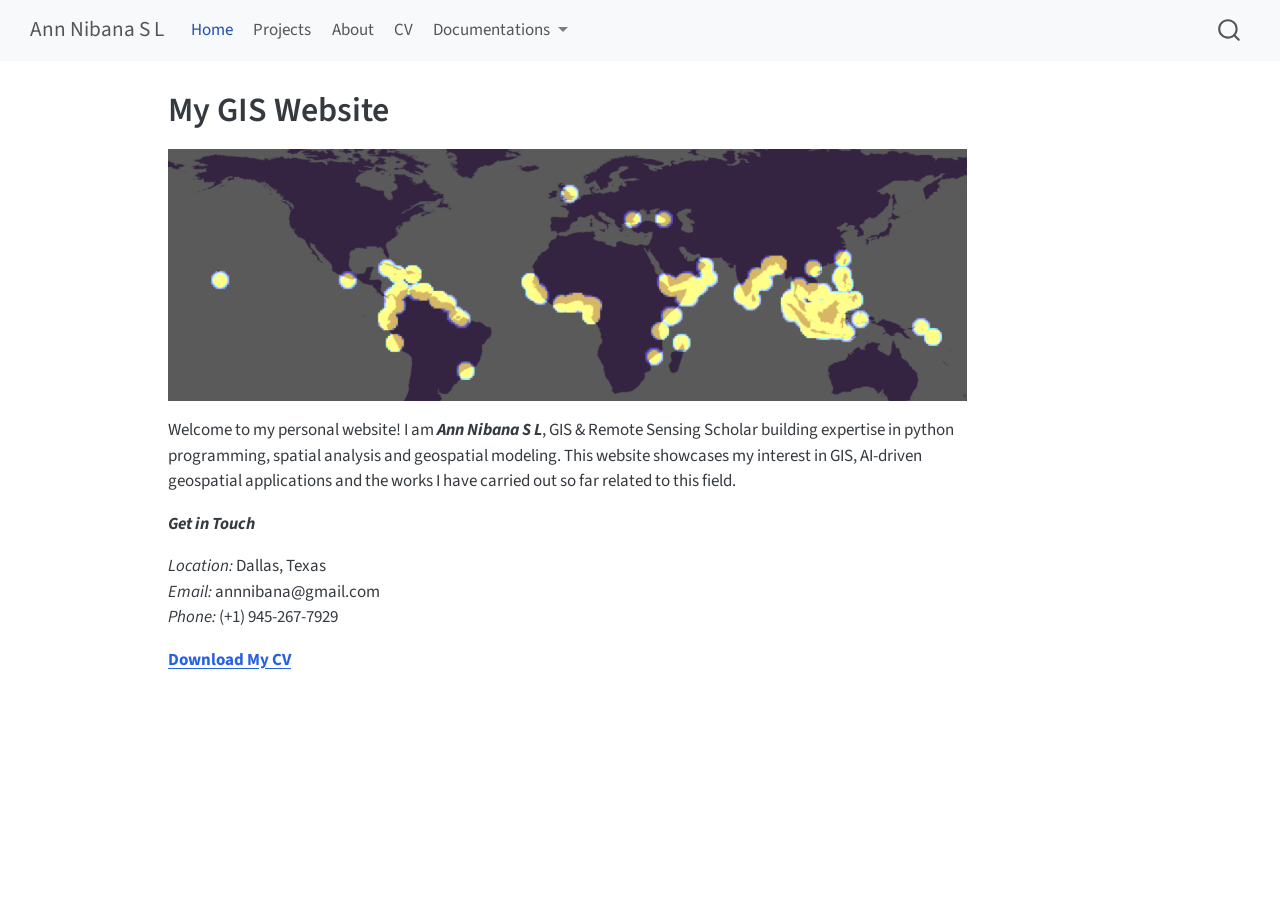
<file: docs/index.html>
<!DOCTYPE html>
<html xmlns="http://www.w3.org/1999/xhtml" lang="en" xml:lang="en"><head>

<meta charset="utf-8">
<meta name="generator" content="quarto-1.6.40">

<meta name="viewport" content="width=device-width, initial-scale=1.0, user-scalable=yes">


<title>My GIS Website – Ann Nibana S L</title>
<style>
code{white-space: pre-wrap;}
span.smallcaps{font-variant: small-caps;}
div.columns{display: flex; gap: min(4vw, 1.5em);}
div.column{flex: auto; overflow-x: auto;}
div.hanging-indent{margin-left: 1.5em; text-indent: -1.5em;}
ul.task-list{list-style: none;}
ul.task-list li input[type="checkbox"] {
  width: 0.8em;
  margin: 0 0.8em 0.2em -1em; /* quarto-specific, see https://github.com/quarto-dev/quarto-cli/issues/4556 */ 
  vertical-align: middle;
}
</style>


<script src="site_libs/quarto-nav/quarto-nav.js"></script>
<script src="site_libs/quarto-nav/headroom.min.js"></script>
<script src="site_libs/clipboard/clipboard.min.js"></script>
<script src="site_libs/quarto-search/autocomplete.umd.js"></script>
<script src="site_libs/quarto-search/fuse.min.js"></script>
<script src="site_libs/quarto-search/quarto-search.js"></script>
<meta name="quarto:offset" content="./">
<script src="site_libs/quarto-html/quarto.js"></script>
<script src="site_libs/quarto-html/popper.min.js"></script>
<script src="site_libs/quarto-html/tippy.umd.min.js"></script>
<script src="site_libs/quarto-html/anchor.min.js"></script>
<link href="site_libs/quarto-html/tippy.css" rel="stylesheet">
<link href="site_libs/quarto-html/quarto-syntax-highlighting-549806ee2085284f45b00abea8c6df48.css" rel="stylesheet" id="quarto-text-highlighting-styles">
<script src="site_libs/bootstrap/bootstrap.min.js"></script>
<link href="site_libs/bootstrap/bootstrap-icons.css" rel="stylesheet">
<link href="site_libs/bootstrap/bootstrap-ddd961a2510921635943dfbbd19534c4.min.css" rel="stylesheet" append-hash="true" id="quarto-bootstrap" data-mode="light">
<script id="quarto-search-options" type="application/json">{
  "location": "navbar",
  "copy-button": false,
  "collapse-after": 3,
  "panel-placement": "end",
  "type": "overlay",
  "limit": 50,
  "keyboard-shortcut": [
    "f",
    "/",
    "s"
  ],
  "show-item-context": false,
  "language": {
    "search-no-results-text": "No results",
    "search-matching-documents-text": "matching documents",
    "search-copy-link-title": "Copy link to search",
    "search-hide-matches-text": "Hide additional matches",
    "search-more-match-text": "more match in this document",
    "search-more-matches-text": "more matches in this document",
    "search-clear-button-title": "Clear",
    "search-text-placeholder": "",
    "search-detached-cancel-button-title": "Cancel",
    "search-submit-button-title": "Submit",
    "search-label": "Search"
  }
}</script>


<link rel="stylesheet" href="styles.css">
</head>

<body class="nav-fixed">

<div id="quarto-search-results"></div>
  <header id="quarto-header" class="headroom fixed-top">
    <nav class="navbar navbar-expand-lg " data-bs-theme="dark">
      <div class="navbar-container container-fluid">
      <div class="navbar-brand-container mx-auto">
    <a class="navbar-brand" href="./index.html">
    <span class="navbar-title">Ann Nibana S L</span>
    </a>
  </div>
            <div id="quarto-search" class="" title="Search"></div>
          <button class="navbar-toggler" type="button" data-bs-toggle="collapse" data-bs-target="#navbarCollapse" aria-controls="navbarCollapse" role="menu" aria-expanded="false" aria-label="Toggle navigation" onclick="if (window.quartoToggleHeadroom) { window.quartoToggleHeadroom(); }">
  <span class="navbar-toggler-icon"></span>
</button>
          <div class="collapse navbar-collapse" id="navbarCollapse">
            <ul class="navbar-nav navbar-nav-scroll me-auto">
  <li class="nav-item">
    <a class="nav-link active" href="./index.html" aria-current="page"> 
<span class="menu-text">Home</span></a>
  </li>  
  <li class="nav-item">
    <a class="nav-link" href="./project.html"> 
<span class="menu-text">Projects</span></a>
  </li>  
  <li class="nav-item">
    <a class="nav-link" href="./about.html"> 
<span class="menu-text">About</span></a>
  </li>  
  <li class="nav-item">
    <a class="nav-link" href="./Ann_resume.pdf"> 
<span class="menu-text">CV</span></a>
  </li>  
  <li class="nav-item dropdown ">
    <a class="nav-link dropdown-toggle" href="#" id="nav-menu-documentations" role="link" data-bs-toggle="dropdown" aria-expanded="false">
 <span class="menu-text">Documentations</span>
    </a>
    <ul class="dropdown-menu" aria-labelledby="nav-menu-documentations">    
        <li>
    <a class="dropdown-item" href="./files/assignments/landslide_code.html">
 <span class="dropdown-text">landslide_code</span></a>
  </li>  
        <li>
    <a class="dropdown-item" href="./files/assignments/landslidmap.html">
 <span class="dropdown-text">Landslide Map</span></a>
  </li>  
        <li>
    <a class="dropdown-item" href="./files/assignments/LanduseNorciappt.pdf">
 <span class="dropdown-text">Landuse_Norcia (PDF)</span></a>
  </li>  
        <li>
    <a class="dropdown-item" href="./files/assignments/HECPPT.pdf">
 <span class="dropdown-text">HECPPT (PDF)</span></a>
  </li>  
        <li>
    <a class="dropdown-item" href="./files/assignments/YOLOPPT.pdf">
 <span class="dropdown-text">YOLOPPT (PDF)</span></a>
  </li>  
        <li>
    <a class="dropdown-item" href="./files/assignments/yoloprojectreport.pdf">
 <span class="dropdown-text">YOLO Report (PDF)</span></a>
  </li>  
        <li>
    <a class="dropdown-item" href="./files/assignments/yolosummary.html">
 <span class="dropdown-text">Yolo Project summary</span></a>
  </li>  
    </ul>
  </li>
</ul>
          </div> <!-- /navcollapse -->
            <div class="quarto-navbar-tools">
</div>
      </div> <!-- /container-fluid -->
    </nav>
</header>
<!-- content -->
<div id="quarto-content" class="quarto-container page-columns page-rows-contents page-layout-article page-navbar">
<!-- sidebar -->
<!-- margin-sidebar -->
    <div id="quarto-margin-sidebar" class="sidebar margin-sidebar zindex-bottom">
        
    </div>
<!-- main -->
<main class="content" id="quarto-document-content">

<header id="title-block-header" class="quarto-title-block default">
<div class="quarto-title">
<h1 class="title">My GIS Website</h1>
</div>



<div class="quarto-title-meta">

    
  
    
  </div>
  


</header>


<p><img src="profilepic2.png" class="img-fluid"></p>
<p>Welcome to my personal website! I am <strong><em>Ann Nibana S L</em></strong>, GIS &amp; Remote Sensing Scholar building expertise in python programming, spatial analysis and geospatial modeling. This website showcases my interest in GIS, AI-driven geospatial applications and the works I have carried out so far related to this field.</p>
<p><strong><em>Get in Touch</em></strong></p>
<p><em>Location:</em> Dallas, Texas<br>
<em>Email:</em> annnibana@gmail.com<br>
<em>Phone:</em> (+1) 945-267-7929</p>
<p><a href="Ann_resume.pdf"><strong>Download My CV</strong></a></p>



</main> <!-- /main -->
<script id="quarto-html-after-body" type="application/javascript">
window.document.addEventListener("DOMContentLoaded", function (event) {
  const toggleBodyColorMode = (bsSheetEl) => {
    const mode = bsSheetEl.getAttribute("data-mode");
    const bodyEl = window.document.querySelector("body");
    if (mode === "dark") {
      bodyEl.classList.add("quarto-dark");
      bodyEl.classList.remove("quarto-light");
    } else {
      bodyEl.classList.add("quarto-light");
      bodyEl.classList.remove("quarto-dark");
    }
  }
  const toggleBodyColorPrimary = () => {
    const bsSheetEl = window.document.querySelector("link#quarto-bootstrap");
    if (bsSheetEl) {
      toggleBodyColorMode(bsSheetEl);
    }
  }
  toggleBodyColorPrimary();  
  const icon = "";
  const anchorJS = new window.AnchorJS();
  anchorJS.options = {
    placement: 'right',
    icon: icon
  };
  anchorJS.add('.anchored');
  const isCodeAnnotation = (el) => {
    for (const clz of el.classList) {
      if (clz.startsWith('code-annotation-')) {                     
        return true;
      }
    }
    return false;
  }
  const onCopySuccess = function(e) {
    // button target
    const button = e.trigger;
    // don't keep focus
    button.blur();
    // flash "checked"
    button.classList.add('code-copy-button-checked');
    var currentTitle = button.getAttribute("title");
    button.setAttribute("title", "Copied!");
    let tooltip;
    if (window.bootstrap) {
      button.setAttribute("data-bs-toggle", "tooltip");
      button.setAttribute("data-bs-placement", "left");
      button.setAttribute("data-bs-title", "Copied!");
      tooltip = new bootstrap.Tooltip(button, 
        { trigger: "manual", 
          customClass: "code-copy-button-tooltip",
          offset: [0, -8]});
      tooltip.show();    
    }
    setTimeout(function() {
      if (tooltip) {
        tooltip.hide();
        button.removeAttribute("data-bs-title");
        button.removeAttribute("data-bs-toggle");
        button.removeAttribute("data-bs-placement");
      }
      button.setAttribute("title", currentTitle);
      button.classList.remove('code-copy-button-checked');
    }, 1000);
    // clear code selection
    e.clearSelection();
  }
  const getTextToCopy = function(trigger) {
      const codeEl = trigger.previousElementSibling.cloneNode(true);
      for (const childEl of codeEl.children) {
        if (isCodeAnnotation(childEl)) {
          childEl.remove();
        }
      }
      return codeEl.innerText;
  }
  const clipboard = new window.ClipboardJS('.code-copy-button:not([data-in-quarto-modal])', {
    text: getTextToCopy
  });
  clipboard.on('success', onCopySuccess);
  if (window.document.getElementById('quarto-embedded-source-code-modal')) {
    const clipboardModal = new window.ClipboardJS('.code-copy-button[data-in-quarto-modal]', {
      text: getTextToCopy,
      container: window.document.getElementById('quarto-embedded-source-code-modal')
    });
    clipboardModal.on('success', onCopySuccess);
  }
    var localhostRegex = new RegExp(/^(?:http|https):\/\/localhost\:?[0-9]*\//);
    var mailtoRegex = new RegExp(/^mailto:/);
      var filterRegex = new RegExp('/' + window.location.host + '/');
    var isInternal = (href) => {
        return filterRegex.test(href) || localhostRegex.test(href) || mailtoRegex.test(href);
    }
    // Inspect non-navigation links and adorn them if external
 	var links = window.document.querySelectorAll('a[href]:not(.nav-link):not(.navbar-brand):not(.toc-action):not(.sidebar-link):not(.sidebar-item-toggle):not(.pagination-link):not(.no-external):not([aria-hidden]):not(.dropdown-item):not(.quarto-navigation-tool):not(.about-link)');
    for (var i=0; i<links.length; i++) {
      const link = links[i];
      if (!isInternal(link.href)) {
        // undo the damage that might have been done by quarto-nav.js in the case of
        // links that we want to consider external
        if (link.dataset.originalHref !== undefined) {
          link.href = link.dataset.originalHref;
        }
      }
    }
  function tippyHover(el, contentFn, onTriggerFn, onUntriggerFn) {
    const config = {
      allowHTML: true,
      maxWidth: 500,
      delay: 100,
      arrow: false,
      appendTo: function(el) {
          return el.parentElement;
      },
      interactive: true,
      interactiveBorder: 10,
      theme: 'quarto',
      placement: 'bottom-start',
    };
    if (contentFn) {
      config.content = contentFn;
    }
    if (onTriggerFn) {
      config.onTrigger = onTriggerFn;
    }
    if (onUntriggerFn) {
      config.onUntrigger = onUntriggerFn;
    }
    window.tippy(el, config); 
  }
  const noterefs = window.document.querySelectorAll('a[role="doc-noteref"]');
  for (var i=0; i<noterefs.length; i++) {
    const ref = noterefs[i];
    tippyHover(ref, function() {
      // use id or data attribute instead here
      let href = ref.getAttribute('data-footnote-href') || ref.getAttribute('href');
      try { href = new URL(href).hash; } catch {}
      const id = href.replace(/^#\/?/, "");
      const note = window.document.getElementById(id);
      if (note) {
        return note.innerHTML;
      } else {
        return "";
      }
    });
  }
  const xrefs = window.document.querySelectorAll('a.quarto-xref');
  const processXRef = (id, note) => {
    // Strip column container classes
    const stripColumnClz = (el) => {
      el.classList.remove("page-full", "page-columns");
      if (el.children) {
        for (const child of el.children) {
          stripColumnClz(child);
        }
      }
    }
    stripColumnClz(note)
    if (id === null || id.startsWith('sec-')) {
      // Special case sections, only their first couple elements
      const container = document.createElement("div");
      if (note.children && note.children.length > 2) {
        container.appendChild(note.children[0].cloneNode(true));
        for (let i = 1; i < note.children.length; i++) {
          const child = note.children[i];
          if (child.tagName === "P" && child.innerText === "") {
            continue;
          } else {
            container.appendChild(child.cloneNode(true));
            break;
          }
        }
        if (window.Quarto?.typesetMath) {
          window.Quarto.typesetMath(container);
        }
        return container.innerHTML
      } else {
        if (window.Quarto?.typesetMath) {
          window.Quarto.typesetMath(note);
        }
        return note.innerHTML;
      }
    } else {
      // Remove any anchor links if they are present
      const anchorLink = note.querySelector('a.anchorjs-link');
      if (anchorLink) {
        anchorLink.remove();
      }
      if (window.Quarto?.typesetMath) {
        window.Quarto.typesetMath(note);
      }
      if (note.classList.contains("callout")) {
        return note.outerHTML;
      } else {
        return note.innerHTML;
      }
    }
  }
  for (var i=0; i<xrefs.length; i++) {
    const xref = xrefs[i];
    tippyHover(xref, undefined, function(instance) {
      instance.disable();
      let url = xref.getAttribute('href');
      let hash = undefined; 
      if (url.startsWith('#')) {
        hash = url;
      } else {
        try { hash = new URL(url).hash; } catch {}
      }
      if (hash) {
        const id = hash.replace(/^#\/?/, "");
        const note = window.document.getElementById(id);
        if (note !== null) {
          try {
            const html = processXRef(id, note.cloneNode(true));
            instance.setContent(html);
          } finally {
            instance.enable();
            instance.show();
          }
        } else {
          // See if we can fetch this
          fetch(url.split('#')[0])
          .then(res => res.text())
          .then(html => {
            const parser = new DOMParser();
            const htmlDoc = parser.parseFromString(html, "text/html");
            const note = htmlDoc.getElementById(id);
            if (note !== null) {
              const html = processXRef(id, note);
              instance.setContent(html);
            } 
          }).finally(() => {
            instance.enable();
            instance.show();
          });
        }
      } else {
        // See if we can fetch a full url (with no hash to target)
        // This is a special case and we should probably do some content thinning / targeting
        fetch(url)
        .then(res => res.text())
        .then(html => {
          const parser = new DOMParser();
          const htmlDoc = parser.parseFromString(html, "text/html");
          const note = htmlDoc.querySelector('main.content');
          if (note !== null) {
            // This should only happen for chapter cross references
            // (since there is no id in the URL)
            // remove the first header
            if (note.children.length > 0 && note.children[0].tagName === "HEADER") {
              note.children[0].remove();
            }
            const html = processXRef(null, note);
            instance.setContent(html);
          } 
        }).finally(() => {
          instance.enable();
          instance.show();
        });
      }
    }, function(instance) {
    });
  }
      let selectedAnnoteEl;
      const selectorForAnnotation = ( cell, annotation) => {
        let cellAttr = 'data-code-cell="' + cell + '"';
        let lineAttr = 'data-code-annotation="' +  annotation + '"';
        const selector = 'span[' + cellAttr + '][' + lineAttr + ']';
        return selector;
      }
      const selectCodeLines = (annoteEl) => {
        const doc = window.document;
        const targetCell = annoteEl.getAttribute("data-target-cell");
        const targetAnnotation = annoteEl.getAttribute("data-target-annotation");
        const annoteSpan = window.document.querySelector(selectorForAnnotation(targetCell, targetAnnotation));
        const lines = annoteSpan.getAttribute("data-code-lines").split(",");
        const lineIds = lines.map((line) => {
          return targetCell + "-" + line;
        })
        let top = null;
        let height = null;
        let parent = null;
        if (lineIds.length > 0) {
            //compute the position of the single el (top and bottom and make a div)
            const el = window.document.getElementById(lineIds[0]);
            top = el.offsetTop;
            height = el.offsetHeight;
            parent = el.parentElement.parentElement;
          if (lineIds.length > 1) {
            const lastEl = window.document.getElementById(lineIds[lineIds.length - 1]);
            const bottom = lastEl.offsetTop + lastEl.offsetHeight;
            height = bottom - top;
          }
          if (top !== null && height !== null && parent !== null) {
            // cook up a div (if necessary) and position it 
            let div = window.document.getElementById("code-annotation-line-highlight");
            if (div === null) {
              div = window.document.createElement("div");
              div.setAttribute("id", "code-annotation-line-highlight");
              div.style.position = 'absolute';
              parent.appendChild(div);
            }
            div.style.top = top - 2 + "px";
            div.style.height = height + 4 + "px";
            div.style.left = 0;
            let gutterDiv = window.document.getElementById("code-annotation-line-highlight-gutter");
            if (gutterDiv === null) {
              gutterDiv = window.document.createElement("div");
              gutterDiv.setAttribute("id", "code-annotation-line-highlight-gutter");
              gutterDiv.style.position = 'absolute';
              const codeCell = window.document.getElementById(targetCell);
              const gutter = codeCell.querySelector('.code-annotation-gutter');
              gutter.appendChild(gutterDiv);
            }
            gutterDiv.style.top = top - 2 + "px";
            gutterDiv.style.height = height + 4 + "px";
          }
          selectedAnnoteEl = annoteEl;
        }
      };
      const unselectCodeLines = () => {
        const elementsIds = ["code-annotation-line-highlight", "code-annotation-line-highlight-gutter"];
        elementsIds.forEach((elId) => {
          const div = window.document.getElementById(elId);
          if (div) {
            div.remove();
          }
        });
        selectedAnnoteEl = undefined;
      };
        // Handle positioning of the toggle
    window.addEventListener(
      "resize",
      throttle(() => {
        elRect = undefined;
        if (selectedAnnoteEl) {
          selectCodeLines(selectedAnnoteEl);
        }
      }, 10)
    );
    function throttle(fn, ms) {
    let throttle = false;
    let timer;
      return (...args) => {
        if(!throttle) { // first call gets through
            fn.apply(this, args);
            throttle = true;
        } else { // all the others get throttled
            if(timer) clearTimeout(timer); // cancel #2
            timer = setTimeout(() => {
              fn.apply(this, args);
              timer = throttle = false;
            }, ms);
        }
      };
    }
      // Attach click handler to the DT
      const annoteDls = window.document.querySelectorAll('dt[data-target-cell]');
      for (const annoteDlNode of annoteDls) {
        annoteDlNode.addEventListener('click', (event) => {
          const clickedEl = event.target;
          if (clickedEl !== selectedAnnoteEl) {
            unselectCodeLines();
            const activeEl = window.document.querySelector('dt[data-target-cell].code-annotation-active');
            if (activeEl) {
              activeEl.classList.remove('code-annotation-active');
            }
            selectCodeLines(clickedEl);
            clickedEl.classList.add('code-annotation-active');
          } else {
            // Unselect the line
            unselectCodeLines();
            clickedEl.classList.remove('code-annotation-active');
          }
        });
      }
  const findCites = (el) => {
    const parentEl = el.parentElement;
    if (parentEl) {
      const cites = parentEl.dataset.cites;
      if (cites) {
        return {
          el,
          cites: cites.split(' ')
        };
      } else {
        return findCites(el.parentElement)
      }
    } else {
      return undefined;
    }
  };
  var bibliorefs = window.document.querySelectorAll('a[role="doc-biblioref"]');
  for (var i=0; i<bibliorefs.length; i++) {
    const ref = bibliorefs[i];
    const citeInfo = findCites(ref);
    if (citeInfo) {
      tippyHover(citeInfo.el, function() {
        var popup = window.document.createElement('div');
        citeInfo.cites.forEach(function(cite) {
          var citeDiv = window.document.createElement('div');
          citeDiv.classList.add('hanging-indent');
          citeDiv.classList.add('csl-entry');
          var biblioDiv = window.document.getElementById('ref-' + cite);
          if (biblioDiv) {
            citeDiv.innerHTML = biblioDiv.innerHTML;
          }
          popup.appendChild(citeDiv);
        });
        return popup.innerHTML;
      });
    }
  }
});
</script>
</div> <!-- /content -->




</body></html>
</file>
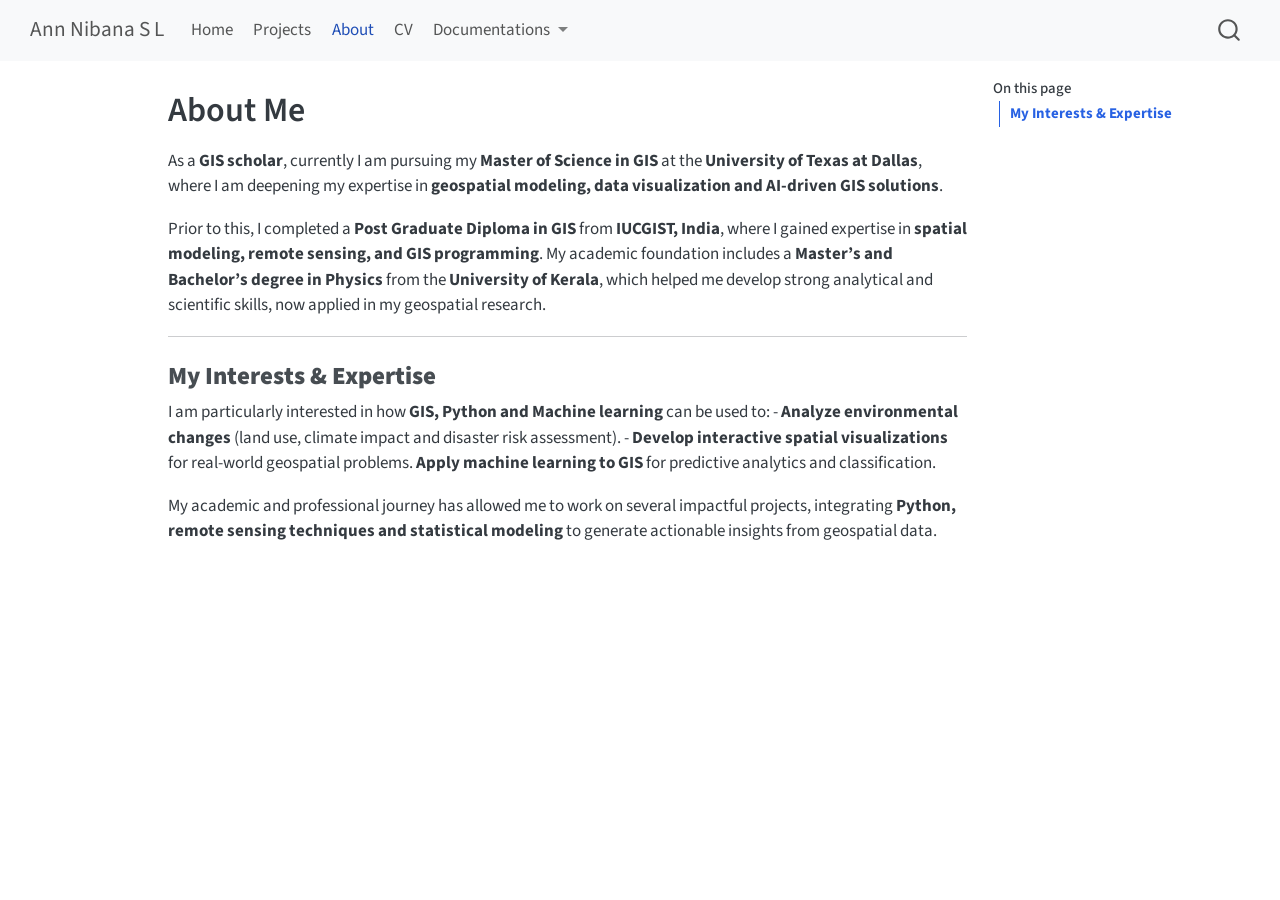
<file: docs/about.html>
<!DOCTYPE html>
<html xmlns="http://www.w3.org/1999/xhtml" lang="en" xml:lang="en"><head>

<meta charset="utf-8">
<meta name="generator" content="quarto-1.6.40">

<meta name="viewport" content="width=device-width, initial-scale=1.0, user-scalable=yes">


<title>About Me – Ann Nibana S L</title>
<style>
code{white-space: pre-wrap;}
span.smallcaps{font-variant: small-caps;}
div.columns{display: flex; gap: min(4vw, 1.5em);}
div.column{flex: auto; overflow-x: auto;}
div.hanging-indent{margin-left: 1.5em; text-indent: -1.5em;}
ul.task-list{list-style: none;}
ul.task-list li input[type="checkbox"] {
  width: 0.8em;
  margin: 0 0.8em 0.2em -1em; /* quarto-specific, see https://github.com/quarto-dev/quarto-cli/issues/4556 */ 
  vertical-align: middle;
}
</style>


<script src="site_libs/quarto-nav/quarto-nav.js"></script>
<script src="site_libs/quarto-nav/headroom.min.js"></script>
<script src="site_libs/clipboard/clipboard.min.js"></script>
<script src="site_libs/quarto-search/autocomplete.umd.js"></script>
<script src="site_libs/quarto-search/fuse.min.js"></script>
<script src="site_libs/quarto-search/quarto-search.js"></script>
<meta name="quarto:offset" content="./">
<script src="site_libs/quarto-html/quarto.js"></script>
<script src="site_libs/quarto-html/popper.min.js"></script>
<script src="site_libs/quarto-html/tippy.umd.min.js"></script>
<script src="site_libs/quarto-html/anchor.min.js"></script>
<link href="site_libs/quarto-html/tippy.css" rel="stylesheet">
<link href="site_libs/quarto-html/quarto-syntax-highlighting-549806ee2085284f45b00abea8c6df48.css" rel="stylesheet" id="quarto-text-highlighting-styles">
<script src="site_libs/bootstrap/bootstrap.min.js"></script>
<link href="site_libs/bootstrap/bootstrap-icons.css" rel="stylesheet">
<link href="site_libs/bootstrap/bootstrap-ddd961a2510921635943dfbbd19534c4.min.css" rel="stylesheet" append-hash="true" id="quarto-bootstrap" data-mode="light">
<script id="quarto-search-options" type="application/json">{
  "location": "navbar",
  "copy-button": false,
  "collapse-after": 3,
  "panel-placement": "end",
  "type": "overlay",
  "limit": 50,
  "keyboard-shortcut": [
    "f",
    "/",
    "s"
  ],
  "show-item-context": false,
  "language": {
    "search-no-results-text": "No results",
    "search-matching-documents-text": "matching documents",
    "search-copy-link-title": "Copy link to search",
    "search-hide-matches-text": "Hide additional matches",
    "search-more-match-text": "more match in this document",
    "search-more-matches-text": "more matches in this document",
    "search-clear-button-title": "Clear",
    "search-text-placeholder": "",
    "search-detached-cancel-button-title": "Cancel",
    "search-submit-button-title": "Submit",
    "search-label": "Search"
  }
}</script>


<link rel="stylesheet" href="styles.css">
</head>

<body class="nav-fixed">

<div id="quarto-search-results"></div>
  <header id="quarto-header" class="headroom fixed-top">
    <nav class="navbar navbar-expand-lg " data-bs-theme="dark">
      <div class="navbar-container container-fluid">
      <div class="navbar-brand-container mx-auto">
    <a class="navbar-brand" href="./index.html">
    <span class="navbar-title">Ann Nibana S L</span>
    </a>
  </div>
            <div id="quarto-search" class="" title="Search"></div>
          <button class="navbar-toggler" type="button" data-bs-toggle="collapse" data-bs-target="#navbarCollapse" aria-controls="navbarCollapse" role="menu" aria-expanded="false" aria-label="Toggle navigation" onclick="if (window.quartoToggleHeadroom) { window.quartoToggleHeadroom(); }">
  <span class="navbar-toggler-icon"></span>
</button>
          <div class="collapse navbar-collapse" id="navbarCollapse">
            <ul class="navbar-nav navbar-nav-scroll me-auto">
  <li class="nav-item">
    <a class="nav-link" href="./index.html"> 
<span class="menu-text">Home</span></a>
  </li>  
  <li class="nav-item">
    <a class="nav-link" href="./project.html"> 
<span class="menu-text">Projects</span></a>
  </li>  
  <li class="nav-item">
    <a class="nav-link active" href="./about.html" aria-current="page"> 
<span class="menu-text">About</span></a>
  </li>  
  <li class="nav-item">
    <a class="nav-link" href="./Ann_resume.pdf"> 
<span class="menu-text">CV</span></a>
  </li>  
  <li class="nav-item dropdown ">
    <a class="nav-link dropdown-toggle" href="#" id="nav-menu-documentations" role="link" data-bs-toggle="dropdown" aria-expanded="false">
 <span class="menu-text">Documentations</span>
    </a>
    <ul class="dropdown-menu" aria-labelledby="nav-menu-documentations">    
        <li>
    <a class="dropdown-item" href="./files/assignments/landslide_code.html">
 <span class="dropdown-text">landslide_code</span></a>
  </li>  
        <li>
    <a class="dropdown-item" href="./files/assignments/landslidmap.html">
 <span class="dropdown-text">Landslide Map</span></a>
  </li>  
        <li>
    <a class="dropdown-item" href="./files/assignments/LanduseNorciappt.pdf">
 <span class="dropdown-text">Landuse_Norcia (PDF)</span></a>
  </li>  
        <li>
    <a class="dropdown-item" href="./files/assignments/HECPPT.pdf">
 <span class="dropdown-text">HECPPT (PDF)</span></a>
  </li>  
        <li>
    <a class="dropdown-item" href="./files/assignments/YOLOPPT.pdf">
 <span class="dropdown-text">YOLOPPT (PDF)</span></a>
  </li>  
        <li>
    <a class="dropdown-item" href="./files/assignments/yoloprojectreport.pdf">
 <span class="dropdown-text">YOLO Report (PDF)</span></a>
  </li>  
        <li>
    <a class="dropdown-item" href="./files/assignments/yolosummary.html">
 <span class="dropdown-text">Yolo Project summary</span></a>
  </li>  
    </ul>
  </li>
</ul>
          </div> <!-- /navcollapse -->
            <div class="quarto-navbar-tools">
</div>
      </div> <!-- /container-fluid -->
    </nav>
</header>
<!-- content -->
<div id="quarto-content" class="quarto-container page-columns page-rows-contents page-layout-article page-navbar">
<!-- sidebar -->
<!-- margin-sidebar -->
    <div id="quarto-margin-sidebar" class="sidebar margin-sidebar">
        <nav id="TOC" role="doc-toc" class="toc-active">
    <h2 id="toc-title">On this page</h2>
   
  <ul>
  <li><a href="#my-interests-expertise" id="toc-my-interests-expertise" class="nav-link active" data-scroll-target="#my-interests-expertise"><strong>My Interests &amp; Expertise</strong></a></li>
  </ul>
</nav>
    </div>
<!-- main -->
<main class="content" id="quarto-document-content">

<header id="title-block-header" class="quarto-title-block default">
<div class="quarto-title">
<h1 class="title">About Me</h1>
</div>



<div class="quarto-title-meta">

    
  
    
  </div>
  


</header>


<p>As a <strong>GIS scholar</strong>, currently I am pursuing my <strong>Master of Science in GIS</strong> at the <strong>University of Texas at Dallas</strong>, where I am deepening my expertise in <strong>geospatial modeling, data visualization and AI-driven GIS solutions</strong>.</p>
<p>Prior to this, I completed a <strong>Post Graduate Diploma in GIS</strong> from <strong>IUCGIST, India</strong>, where I gained expertise in <strong>spatial modeling, remote sensing, and GIS programming</strong>. My academic foundation includes a <strong>Master’s and Bachelor’s degree in Physics</strong> from the <strong>University of Kerala</strong>, which helped me develop strong analytical and scientific skills, now applied in my geospatial research.</p>
<hr>
<section id="my-interests-expertise" class="level3">
<h3 class="anchored" data-anchor-id="my-interests-expertise"><strong>My Interests &amp; Expertise</strong></h3>
<p>I am particularly interested in how <strong>GIS, Python and Machine learning</strong> can be used to: - <strong>Analyze environmental changes</strong> (land use, climate impact and disaster risk assessment). - <strong>Develop interactive spatial visualizations</strong> for real-world geospatial problems. <strong>Apply machine learning to GIS</strong> for predictive analytics and classification.</p>
<p>My academic and professional journey has allowed me to work on several impactful projects, integrating <strong>Python, remote sensing techniques and statistical modeling</strong> to generate actionable insights from geospatial data.</p>


</section>

</main> <!-- /main -->
<script id="quarto-html-after-body" type="application/javascript">
window.document.addEventListener("DOMContentLoaded", function (event) {
  const toggleBodyColorMode = (bsSheetEl) => {
    const mode = bsSheetEl.getAttribute("data-mode");
    const bodyEl = window.document.querySelector("body");
    if (mode === "dark") {
      bodyEl.classList.add("quarto-dark");
      bodyEl.classList.remove("quarto-light");
    } else {
      bodyEl.classList.add("quarto-light");
      bodyEl.classList.remove("quarto-dark");
    }
  }
  const toggleBodyColorPrimary = () => {
    const bsSheetEl = window.document.querySelector("link#quarto-bootstrap");
    if (bsSheetEl) {
      toggleBodyColorMode(bsSheetEl);
    }
  }
  toggleBodyColorPrimary();  
  const icon = "";
  const anchorJS = new window.AnchorJS();
  anchorJS.options = {
    placement: 'right',
    icon: icon
  };
  anchorJS.add('.anchored');
  const isCodeAnnotation = (el) => {
    for (const clz of el.classList) {
      if (clz.startsWith('code-annotation-')) {                     
        return true;
      }
    }
    return false;
  }
  const onCopySuccess = function(e) {
    // button target
    const button = e.trigger;
    // don't keep focus
    button.blur();
    // flash "checked"
    button.classList.add('code-copy-button-checked');
    var currentTitle = button.getAttribute("title");
    button.setAttribute("title", "Copied!");
    let tooltip;
    if (window.bootstrap) {
      button.setAttribute("data-bs-toggle", "tooltip");
      button.setAttribute("data-bs-placement", "left");
      button.setAttribute("data-bs-title", "Copied!");
      tooltip = new bootstrap.Tooltip(button, 
        { trigger: "manual", 
          customClass: "code-copy-button-tooltip",
          offset: [0, -8]});
      tooltip.show();    
    }
    setTimeout(function() {
      if (tooltip) {
        tooltip.hide();
        button.removeAttribute("data-bs-title");
        button.removeAttribute("data-bs-toggle");
        button.removeAttribute("data-bs-placement");
      }
      button.setAttribute("title", currentTitle);
      button.classList.remove('code-copy-button-checked');
    }, 1000);
    // clear code selection
    e.clearSelection();
  }
  const getTextToCopy = function(trigger) {
      const codeEl = trigger.previousElementSibling.cloneNode(true);
      for (const childEl of codeEl.children) {
        if (isCodeAnnotation(childEl)) {
          childEl.remove();
        }
      }
      return codeEl.innerText;
  }
  const clipboard = new window.ClipboardJS('.code-copy-button:not([data-in-quarto-modal])', {
    text: getTextToCopy
  });
  clipboard.on('success', onCopySuccess);
  if (window.document.getElementById('quarto-embedded-source-code-modal')) {
    const clipboardModal = new window.ClipboardJS('.code-copy-button[data-in-quarto-modal]', {
      text: getTextToCopy,
      container: window.document.getElementById('quarto-embedded-source-code-modal')
    });
    clipboardModal.on('success', onCopySuccess);
  }
    var localhostRegex = new RegExp(/^(?:http|https):\/\/localhost\:?[0-9]*\//);
    var mailtoRegex = new RegExp(/^mailto:/);
      var filterRegex = new RegExp('/' + window.location.host + '/');
    var isInternal = (href) => {
        return filterRegex.test(href) || localhostRegex.test(href) || mailtoRegex.test(href);
    }
    // Inspect non-navigation links and adorn them if external
 	var links = window.document.querySelectorAll('a[href]:not(.nav-link):not(.navbar-brand):not(.toc-action):not(.sidebar-link):not(.sidebar-item-toggle):not(.pagination-link):not(.no-external):not([aria-hidden]):not(.dropdown-item):not(.quarto-navigation-tool):not(.about-link)');
    for (var i=0; i<links.length; i++) {
      const link = links[i];
      if (!isInternal(link.href)) {
        // undo the damage that might have been done by quarto-nav.js in the case of
        // links that we want to consider external
        if (link.dataset.originalHref !== undefined) {
          link.href = link.dataset.originalHref;
        }
      }
    }
  function tippyHover(el, contentFn, onTriggerFn, onUntriggerFn) {
    const config = {
      allowHTML: true,
      maxWidth: 500,
      delay: 100,
      arrow: false,
      appendTo: function(el) {
          return el.parentElement;
      },
      interactive: true,
      interactiveBorder: 10,
      theme: 'quarto',
      placement: 'bottom-start',
    };
    if (contentFn) {
      config.content = contentFn;
    }
    if (onTriggerFn) {
      config.onTrigger = onTriggerFn;
    }
    if (onUntriggerFn) {
      config.onUntrigger = onUntriggerFn;
    }
    window.tippy(el, config); 
  }
  const noterefs = window.document.querySelectorAll('a[role="doc-noteref"]');
  for (var i=0; i<noterefs.length; i++) {
    const ref = noterefs[i];
    tippyHover(ref, function() {
      // use id or data attribute instead here
      let href = ref.getAttribute('data-footnote-href') || ref.getAttribute('href');
      try { href = new URL(href).hash; } catch {}
      const id = href.replace(/^#\/?/, "");
      const note = window.document.getElementById(id);
      if (note) {
        return note.innerHTML;
      } else {
        return "";
      }
    });
  }
  const xrefs = window.document.querySelectorAll('a.quarto-xref');
  const processXRef = (id, note) => {
    // Strip column container classes
    const stripColumnClz = (el) => {
      el.classList.remove("page-full", "page-columns");
      if (el.children) {
        for (const child of el.children) {
          stripColumnClz(child);
        }
      }
    }
    stripColumnClz(note)
    if (id === null || id.startsWith('sec-')) {
      // Special case sections, only their first couple elements
      const container = document.createElement("div");
      if (note.children && note.children.length > 2) {
        container.appendChild(note.children[0].cloneNode(true));
        for (let i = 1; i < note.children.length; i++) {
          const child = note.children[i];
          if (child.tagName === "P" && child.innerText === "") {
            continue;
          } else {
            container.appendChild(child.cloneNode(true));
            break;
          }
        }
        if (window.Quarto?.typesetMath) {
          window.Quarto.typesetMath(container);
        }
        return container.innerHTML
      } else {
        if (window.Quarto?.typesetMath) {
          window.Quarto.typesetMath(note);
        }
        return note.innerHTML;
      }
    } else {
      // Remove any anchor links if they are present
      const anchorLink = note.querySelector('a.anchorjs-link');
      if (anchorLink) {
        anchorLink.remove();
      }
      if (window.Quarto?.typesetMath) {
        window.Quarto.typesetMath(note);
      }
      if (note.classList.contains("callout")) {
        return note.outerHTML;
      } else {
        return note.innerHTML;
      }
    }
  }
  for (var i=0; i<xrefs.length; i++) {
    const xref = xrefs[i];
    tippyHover(xref, undefined, function(instance) {
      instance.disable();
      let url = xref.getAttribute('href');
      let hash = undefined; 
      if (url.startsWith('#')) {
        hash = url;
      } else {
        try { hash = new URL(url).hash; } catch {}
      }
      if (hash) {
        const id = hash.replace(/^#\/?/, "");
        const note = window.document.getElementById(id);
        if (note !== null) {
          try {
            const html = processXRef(id, note.cloneNode(true));
            instance.setContent(html);
          } finally {
            instance.enable();
            instance.show();
          }
        } else {
          // See if we can fetch this
          fetch(url.split('#')[0])
          .then(res => res.text())
          .then(html => {
            const parser = new DOMParser();
            const htmlDoc = parser.parseFromString(html, "text/html");
            const note = htmlDoc.getElementById(id);
            if (note !== null) {
              const html = processXRef(id, note);
              instance.setContent(html);
            } 
          }).finally(() => {
            instance.enable();
            instance.show();
          });
        }
      } else {
        // See if we can fetch a full url (with no hash to target)
        // This is a special case and we should probably do some content thinning / targeting
        fetch(url)
        .then(res => res.text())
        .then(html => {
          const parser = new DOMParser();
          const htmlDoc = parser.parseFromString(html, "text/html");
          const note = htmlDoc.querySelector('main.content');
          if (note !== null) {
            // This should only happen for chapter cross references
            // (since there is no id in the URL)
            // remove the first header
            if (note.children.length > 0 && note.children[0].tagName === "HEADER") {
              note.children[0].remove();
            }
            const html = processXRef(null, note);
            instance.setContent(html);
          } 
        }).finally(() => {
          instance.enable();
          instance.show();
        });
      }
    }, function(instance) {
    });
  }
      let selectedAnnoteEl;
      const selectorForAnnotation = ( cell, annotation) => {
        let cellAttr = 'data-code-cell="' + cell + '"';
        let lineAttr = 'data-code-annotation="' +  annotation + '"';
        const selector = 'span[' + cellAttr + '][' + lineAttr + ']';
        return selector;
      }
      const selectCodeLines = (annoteEl) => {
        const doc = window.document;
        const targetCell = annoteEl.getAttribute("data-target-cell");
        const targetAnnotation = annoteEl.getAttribute("data-target-annotation");
        const annoteSpan = window.document.querySelector(selectorForAnnotation(targetCell, targetAnnotation));
        const lines = annoteSpan.getAttribute("data-code-lines").split(",");
        const lineIds = lines.map((line) => {
          return targetCell + "-" + line;
        })
        let top = null;
        let height = null;
        let parent = null;
        if (lineIds.length > 0) {
            //compute the position of the single el (top and bottom and make a div)
            const el = window.document.getElementById(lineIds[0]);
            top = el.offsetTop;
            height = el.offsetHeight;
            parent = el.parentElement.parentElement;
          if (lineIds.length > 1) {
            const lastEl = window.document.getElementById(lineIds[lineIds.length - 1]);
            const bottom = lastEl.offsetTop + lastEl.offsetHeight;
            height = bottom - top;
          }
          if (top !== null && height !== null && parent !== null) {
            // cook up a div (if necessary) and position it 
            let div = window.document.getElementById("code-annotation-line-highlight");
            if (div === null) {
              div = window.document.createElement("div");
              div.setAttribute("id", "code-annotation-line-highlight");
              div.style.position = 'absolute';
              parent.appendChild(div);
            }
            div.style.top = top - 2 + "px";
            div.style.height = height + 4 + "px";
            div.style.left = 0;
            let gutterDiv = window.document.getElementById("code-annotation-line-highlight-gutter");
            if (gutterDiv === null) {
              gutterDiv = window.document.createElement("div");
              gutterDiv.setAttribute("id", "code-annotation-line-highlight-gutter");
              gutterDiv.style.position = 'absolute';
              const codeCell = window.document.getElementById(targetCell);
              const gutter = codeCell.querySelector('.code-annotation-gutter');
              gutter.appendChild(gutterDiv);
            }
            gutterDiv.style.top = top - 2 + "px";
            gutterDiv.style.height = height + 4 + "px";
          }
          selectedAnnoteEl = annoteEl;
        }
      };
      const unselectCodeLines = () => {
        const elementsIds = ["code-annotation-line-highlight", "code-annotation-line-highlight-gutter"];
        elementsIds.forEach((elId) => {
          const div = window.document.getElementById(elId);
          if (div) {
            div.remove();
          }
        });
        selectedAnnoteEl = undefined;
      };
        // Handle positioning of the toggle
    window.addEventListener(
      "resize",
      throttle(() => {
        elRect = undefined;
        if (selectedAnnoteEl) {
          selectCodeLines(selectedAnnoteEl);
        }
      }, 10)
    );
    function throttle(fn, ms) {
    let throttle = false;
    let timer;
      return (...args) => {
        if(!throttle) { // first call gets through
            fn.apply(this, args);
            throttle = true;
        } else { // all the others get throttled
            if(timer) clearTimeout(timer); // cancel #2
            timer = setTimeout(() => {
              fn.apply(this, args);
              timer = throttle = false;
            }, ms);
        }
      };
    }
      // Attach click handler to the DT
      const annoteDls = window.document.querySelectorAll('dt[data-target-cell]');
      for (const annoteDlNode of annoteDls) {
        annoteDlNode.addEventListener('click', (event) => {
          const clickedEl = event.target;
          if (clickedEl !== selectedAnnoteEl) {
            unselectCodeLines();
            const activeEl = window.document.querySelector('dt[data-target-cell].code-annotation-active');
            if (activeEl) {
              activeEl.classList.remove('code-annotation-active');
            }
            selectCodeLines(clickedEl);
            clickedEl.classList.add('code-annotation-active');
          } else {
            // Unselect the line
            unselectCodeLines();
            clickedEl.classList.remove('code-annotation-active');
          }
        });
      }
  const findCites = (el) => {
    const parentEl = el.parentElement;
    if (parentEl) {
      const cites = parentEl.dataset.cites;
      if (cites) {
        return {
          el,
          cites: cites.split(' ')
        };
      } else {
        return findCites(el.parentElement)
      }
    } else {
      return undefined;
    }
  };
  var bibliorefs = window.document.querySelectorAll('a[role="doc-biblioref"]');
  for (var i=0; i<bibliorefs.length; i++) {
    const ref = bibliorefs[i];
    const citeInfo = findCites(ref);
    if (citeInfo) {
      tippyHover(citeInfo.el, function() {
        var popup = window.document.createElement('div');
        citeInfo.cites.forEach(function(cite) {
          var citeDiv = window.document.createElement('div');
          citeDiv.classList.add('hanging-indent');
          citeDiv.classList.add('csl-entry');
          var biblioDiv = window.document.getElementById('ref-' + cite);
          if (biblioDiv) {
            citeDiv.innerHTML = biblioDiv.innerHTML;
          }
          popup.appendChild(citeDiv);
        });
        return popup.innerHTML;
      });
    }
  }
});
</script>
</div> <!-- /content -->




</body></html>
</file>
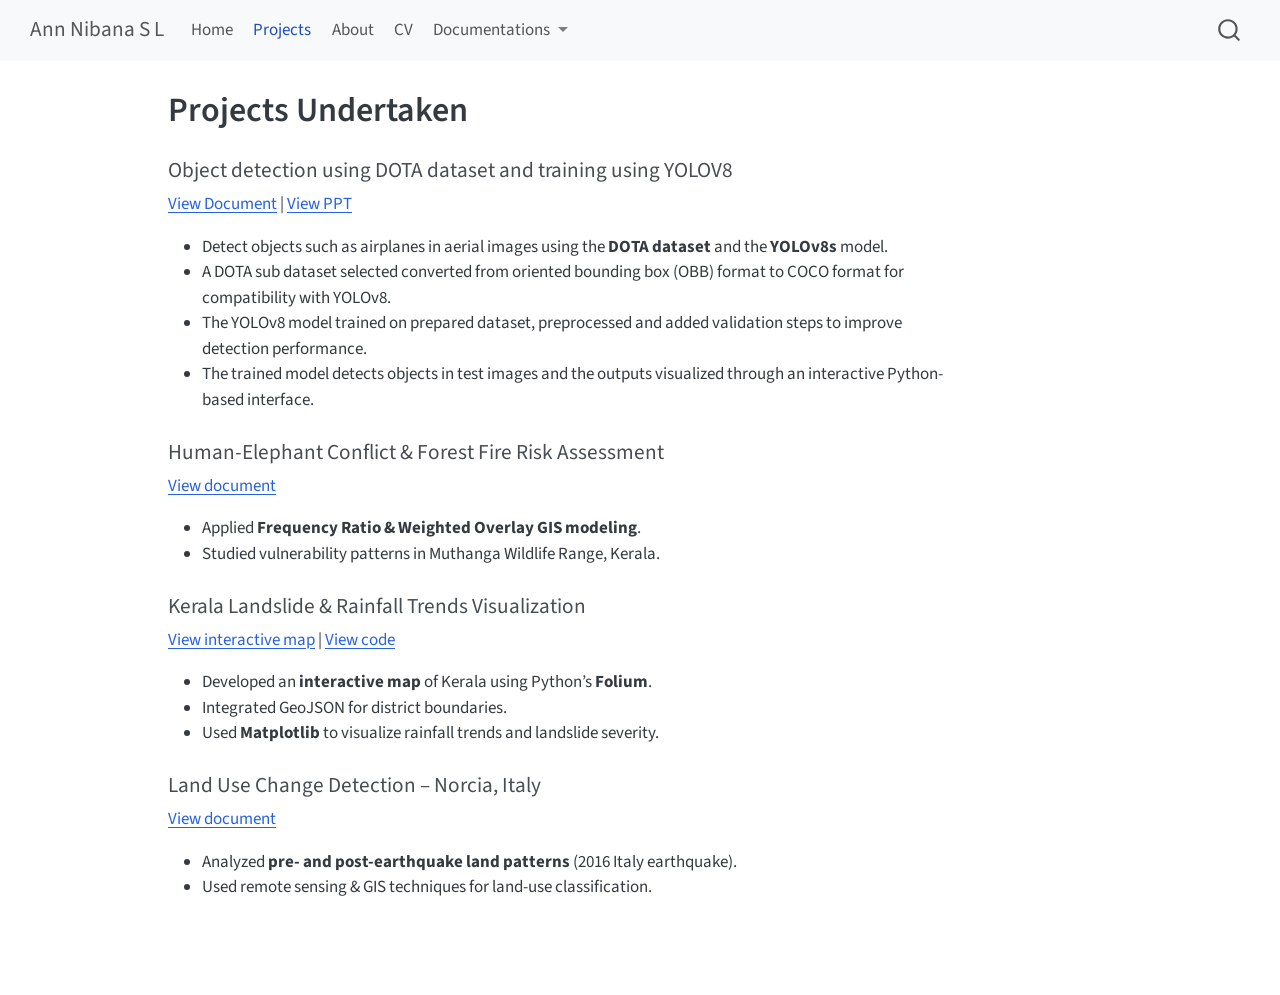
<file: docs/project.html>
<!DOCTYPE html>
<html xmlns="http://www.w3.org/1999/xhtml" lang="en" xml:lang="en"><head>

<meta charset="utf-8">
<meta name="generator" content="quarto-1.6.40">

<meta name="viewport" content="width=device-width, initial-scale=1.0, user-scalable=yes">


<title>Projects Undertaken – Ann Nibana S L</title>
<style>
code{white-space: pre-wrap;}
span.smallcaps{font-variant: small-caps;}
div.columns{display: flex; gap: min(4vw, 1.5em);}
div.column{flex: auto; overflow-x: auto;}
div.hanging-indent{margin-left: 1.5em; text-indent: -1.5em;}
ul.task-list{list-style: none;}
ul.task-list li input[type="checkbox"] {
  width: 0.8em;
  margin: 0 0.8em 0.2em -1em; /* quarto-specific, see https://github.com/quarto-dev/quarto-cli/issues/4556 */ 
  vertical-align: middle;
}
</style>


<script src="site_libs/quarto-nav/quarto-nav.js"></script>
<script src="site_libs/quarto-nav/headroom.min.js"></script>
<script src="site_libs/clipboard/clipboard.min.js"></script>
<script src="site_libs/quarto-search/autocomplete.umd.js"></script>
<script src="site_libs/quarto-search/fuse.min.js"></script>
<script src="site_libs/quarto-search/quarto-search.js"></script>
<meta name="quarto:offset" content="./">
<script src="site_libs/quarto-html/quarto.js"></script>
<script src="site_libs/quarto-html/popper.min.js"></script>
<script src="site_libs/quarto-html/tippy.umd.min.js"></script>
<script src="site_libs/quarto-html/anchor.min.js"></script>
<link href="site_libs/quarto-html/tippy.css" rel="stylesheet">
<link href="site_libs/quarto-html/quarto-syntax-highlighting-549806ee2085284f45b00abea8c6df48.css" rel="stylesheet" id="quarto-text-highlighting-styles">
<script src="site_libs/bootstrap/bootstrap.min.js"></script>
<link href="site_libs/bootstrap/bootstrap-icons.css" rel="stylesheet">
<link href="site_libs/bootstrap/bootstrap-ddd961a2510921635943dfbbd19534c4.min.css" rel="stylesheet" append-hash="true" id="quarto-bootstrap" data-mode="light">
<script id="quarto-search-options" type="application/json">{
  "location": "navbar",
  "copy-button": false,
  "collapse-after": 3,
  "panel-placement": "end",
  "type": "overlay",
  "limit": 50,
  "keyboard-shortcut": [
    "f",
    "/",
    "s"
  ],
  "show-item-context": false,
  "language": {
    "search-no-results-text": "No results",
    "search-matching-documents-text": "matching documents",
    "search-copy-link-title": "Copy link to search",
    "search-hide-matches-text": "Hide additional matches",
    "search-more-match-text": "more match in this document",
    "search-more-matches-text": "more matches in this document",
    "search-clear-button-title": "Clear",
    "search-text-placeholder": "",
    "search-detached-cancel-button-title": "Cancel",
    "search-submit-button-title": "Submit",
    "search-label": "Search"
  }
}</script>


<link rel="stylesheet" href="styles.css">
</head>

<body class="nav-fixed">

<div id="quarto-search-results"></div>
  <header id="quarto-header" class="headroom fixed-top">
    <nav class="navbar navbar-expand-lg " data-bs-theme="dark">
      <div class="navbar-container container-fluid">
      <div class="navbar-brand-container mx-auto">
    <a class="navbar-brand" href="./index.html">
    <span class="navbar-title">Ann Nibana S L</span>
    </a>
  </div>
            <div id="quarto-search" class="" title="Search"></div>
          <button class="navbar-toggler" type="button" data-bs-toggle="collapse" data-bs-target="#navbarCollapse" aria-controls="navbarCollapse" role="menu" aria-expanded="false" aria-label="Toggle navigation" onclick="if (window.quartoToggleHeadroom) { window.quartoToggleHeadroom(); }">
  <span class="navbar-toggler-icon"></span>
</button>
          <div class="collapse navbar-collapse" id="navbarCollapse">
            <ul class="navbar-nav navbar-nav-scroll me-auto">
  <li class="nav-item">
    <a class="nav-link" href="./index.html"> 
<span class="menu-text">Home</span></a>
  </li>  
  <li class="nav-item">
    <a class="nav-link active" href="./project.html" aria-current="page"> 
<span class="menu-text">Projects</span></a>
  </li>  
  <li class="nav-item">
    <a class="nav-link" href="./about.html"> 
<span class="menu-text">About</span></a>
  </li>  
  <li class="nav-item">
    <a class="nav-link" href="./Ann_resume.pdf"> 
<span class="menu-text">CV</span></a>
  </li>  
  <li class="nav-item dropdown ">
    <a class="nav-link dropdown-toggle" href="#" id="nav-menu-documentations" role="link" data-bs-toggle="dropdown" aria-expanded="false">
 <span class="menu-text">Documentations</span>
    </a>
    <ul class="dropdown-menu" aria-labelledby="nav-menu-documentations">    
        <li>
    <a class="dropdown-item" href="./files/assignments/landslide_code.html">
 <span class="dropdown-text">landslide_code</span></a>
  </li>  
        <li>
    <a class="dropdown-item" href="./files/assignments/landslidmap.html">
 <span class="dropdown-text">Landslide Map</span></a>
  </li>  
        <li>
    <a class="dropdown-item" href="./files/assignments/LanduseNorciappt.pdf">
 <span class="dropdown-text">Landuse_Norcia (PDF)</span></a>
  </li>  
        <li>
    <a class="dropdown-item" href="./files/assignments/HECPPT.pdf">
 <span class="dropdown-text">HECPPT (PDF)</span></a>
  </li>  
        <li>
    <a class="dropdown-item" href="./files/assignments/YOLOPPT.pdf">
 <span class="dropdown-text">YOLOPPT (PDF)</span></a>
  </li>  
        <li>
    <a class="dropdown-item" href="./files/assignments/yoloprojectreport.pdf">
 <span class="dropdown-text">YOLO Report (PDF)</span></a>
  </li>  
        <li>
    <a class="dropdown-item" href="./files/assignments/yolosummary.html">
 <span class="dropdown-text">Yolo Project summary</span></a>
  </li>  
    </ul>
  </li>
</ul>
          </div> <!-- /navcollapse -->
            <div class="quarto-navbar-tools">
</div>
      </div> <!-- /container-fluid -->
    </nav>
</header>
<!-- content -->
<div id="quarto-content" class="quarto-container page-columns page-rows-contents page-layout-article page-navbar">
<!-- sidebar -->
<!-- margin-sidebar -->
    <div id="quarto-margin-sidebar" class="sidebar margin-sidebar zindex-bottom">
        
    </div>
<!-- main -->
<main class="content" id="quarto-document-content">

<header id="title-block-header" class="quarto-title-block default">
<div class="quarto-title">
<h1 class="title">Projects Undertaken</h1>
</div>



<div class="quarto-title-meta">

    
  
    
  </div>
  


</header>


<section id="object-detection-using-dota-dataset-and-training-using-yolov8" class="level4">
<h4 class="anchored" data-anchor-id="object-detection-using-dota-dataset-and-training-using-yolov8">Object detection using DOTA dataset and training using YOLOV8</h4>
<p><a href="files/assignments/yolosummary.html">View Document</a> | <a href="files/assignments/YOLOPPT.pdf">View PPT</a></p>
<ul>
<li>Detect objects such as airplanes in aerial images using the <strong>DOTA dataset</strong> and the <strong>YOLOv8s</strong> model.</li>
<li>A DOTA sub dataset selected converted from oriented bounding box (OBB) format to COCO format for compatibility with YOLOv8.</li>
<li>The YOLOv8 model trained on prepared dataset, preprocessed and added validation steps to improve detection performance.</li>
<li>The trained model detects objects in test images and the outputs visualized through an interactive Python-based interface.</li>
</ul>
</section>
<section id="human-elephant-conflict-forest-fire-risk-assessment" class="level4">
<h4 class="anchored" data-anchor-id="human-elephant-conflict-forest-fire-risk-assessment">Human-Elephant Conflict &amp; Forest Fire Risk Assessment</h4>
<p><a href="files/assignments/HECPPT.pdf">View document</a></p>
<ul>
<li>Applied <strong>Frequency Ratio &amp; Weighted Overlay GIS modeling</strong>.</li>
<li>Studied vulnerability patterns in Muthanga Wildlife Range, Kerala.</li>
</ul>
</section>
<section id="kerala-landslide-rainfall-trends-visualization" class="level4">
<h4 class="anchored" data-anchor-id="kerala-landslide-rainfall-trends-visualization">Kerala Landslide &amp; Rainfall Trends Visualization</h4>
<p><a href="files/assignments/Landslidemap.html">View interactive map</a> | <a href="files/assignments/landslide_code.html">View code</a></p>
<ul>
<li>Developed an <strong>interactive map</strong> of Kerala using Python’s <strong>Folium</strong>.</li>
<li>Integrated GeoJSON for district boundaries.</li>
<li>Used <strong>Matplotlib</strong> to visualize rainfall trends and landslide severity.</li>
</ul>
</section>
<section id="land-use-change-detection-norcia-italy" class="level4">
<h4 class="anchored" data-anchor-id="land-use-change-detection-norcia-italy">Land Use Change Detection – Norcia, Italy</h4>
<p><a href="files/assignments/LanduseNorciappt.pdf">View document</a></p>
<ul>
<li>Analyzed <strong>pre- and post-earthquake land patterns</strong> (2016 Italy earthquake).</li>
<li>Used remote sensing &amp; GIS techniques for land-use classification.</li>
</ul>


</section>

</main> <!-- /main -->
<script id="quarto-html-after-body" type="application/javascript">
window.document.addEventListener("DOMContentLoaded", function (event) {
  const toggleBodyColorMode = (bsSheetEl) => {
    const mode = bsSheetEl.getAttribute("data-mode");
    const bodyEl = window.document.querySelector("body");
    if (mode === "dark") {
      bodyEl.classList.add("quarto-dark");
      bodyEl.classList.remove("quarto-light");
    } else {
      bodyEl.classList.add("quarto-light");
      bodyEl.classList.remove("quarto-dark");
    }
  }
  const toggleBodyColorPrimary = () => {
    const bsSheetEl = window.document.querySelector("link#quarto-bootstrap");
    if (bsSheetEl) {
      toggleBodyColorMode(bsSheetEl);
    }
  }
  toggleBodyColorPrimary();  
  const icon = "";
  const anchorJS = new window.AnchorJS();
  anchorJS.options = {
    placement: 'right',
    icon: icon
  };
  anchorJS.add('.anchored');
  const isCodeAnnotation = (el) => {
    for (const clz of el.classList) {
      if (clz.startsWith('code-annotation-')) {                     
        return true;
      }
    }
    return false;
  }
  const onCopySuccess = function(e) {
    // button target
    const button = e.trigger;
    // don't keep focus
    button.blur();
    // flash "checked"
    button.classList.add('code-copy-button-checked');
    var currentTitle = button.getAttribute("title");
    button.setAttribute("title", "Copied!");
    let tooltip;
    if (window.bootstrap) {
      button.setAttribute("data-bs-toggle", "tooltip");
      button.setAttribute("data-bs-placement", "left");
      button.setAttribute("data-bs-title", "Copied!");
      tooltip = new bootstrap.Tooltip(button, 
        { trigger: "manual", 
          customClass: "code-copy-button-tooltip",
          offset: [0, -8]});
      tooltip.show();    
    }
    setTimeout(function() {
      if (tooltip) {
        tooltip.hide();
        button.removeAttribute("data-bs-title");
        button.removeAttribute("data-bs-toggle");
        button.removeAttribute("data-bs-placement");
      }
      button.setAttribute("title", currentTitle);
      button.classList.remove('code-copy-button-checked');
    }, 1000);
    // clear code selection
    e.clearSelection();
  }
  const getTextToCopy = function(trigger) {
      const codeEl = trigger.previousElementSibling.cloneNode(true);
      for (const childEl of codeEl.children) {
        if (isCodeAnnotation(childEl)) {
          childEl.remove();
        }
      }
      return codeEl.innerText;
  }
  const clipboard = new window.ClipboardJS('.code-copy-button:not([data-in-quarto-modal])', {
    text: getTextToCopy
  });
  clipboard.on('success', onCopySuccess);
  if (window.document.getElementById('quarto-embedded-source-code-modal')) {
    const clipboardModal = new window.ClipboardJS('.code-copy-button[data-in-quarto-modal]', {
      text: getTextToCopy,
      container: window.document.getElementById('quarto-embedded-source-code-modal')
    });
    clipboardModal.on('success', onCopySuccess);
  }
    var localhostRegex = new RegExp(/^(?:http|https):\/\/localhost\:?[0-9]*\//);
    var mailtoRegex = new RegExp(/^mailto:/);
      var filterRegex = new RegExp('/' + window.location.host + '/');
    var isInternal = (href) => {
        return filterRegex.test(href) || localhostRegex.test(href) || mailtoRegex.test(href);
    }
    // Inspect non-navigation links and adorn them if external
 	var links = window.document.querySelectorAll('a[href]:not(.nav-link):not(.navbar-brand):not(.toc-action):not(.sidebar-link):not(.sidebar-item-toggle):not(.pagination-link):not(.no-external):not([aria-hidden]):not(.dropdown-item):not(.quarto-navigation-tool):not(.about-link)');
    for (var i=0; i<links.length; i++) {
      const link = links[i];
      if (!isInternal(link.href)) {
        // undo the damage that might have been done by quarto-nav.js in the case of
        // links that we want to consider external
        if (link.dataset.originalHref !== undefined) {
          link.href = link.dataset.originalHref;
        }
      }
    }
  function tippyHover(el, contentFn, onTriggerFn, onUntriggerFn) {
    const config = {
      allowHTML: true,
      maxWidth: 500,
      delay: 100,
      arrow: false,
      appendTo: function(el) {
          return el.parentElement;
      },
      interactive: true,
      interactiveBorder: 10,
      theme: 'quarto',
      placement: 'bottom-start',
    };
    if (contentFn) {
      config.content = contentFn;
    }
    if (onTriggerFn) {
      config.onTrigger = onTriggerFn;
    }
    if (onUntriggerFn) {
      config.onUntrigger = onUntriggerFn;
    }
    window.tippy(el, config); 
  }
  const noterefs = window.document.querySelectorAll('a[role="doc-noteref"]');
  for (var i=0; i<noterefs.length; i++) {
    const ref = noterefs[i];
    tippyHover(ref, function() {
      // use id or data attribute instead here
      let href = ref.getAttribute('data-footnote-href') || ref.getAttribute('href');
      try { href = new URL(href).hash; } catch {}
      const id = href.replace(/^#\/?/, "");
      const note = window.document.getElementById(id);
      if (note) {
        return note.innerHTML;
      } else {
        return "";
      }
    });
  }
  const xrefs = window.document.querySelectorAll('a.quarto-xref');
  const processXRef = (id, note) => {
    // Strip column container classes
    const stripColumnClz = (el) => {
      el.classList.remove("page-full", "page-columns");
      if (el.children) {
        for (const child of el.children) {
          stripColumnClz(child);
        }
      }
    }
    stripColumnClz(note)
    if (id === null || id.startsWith('sec-')) {
      // Special case sections, only their first couple elements
      const container = document.createElement("div");
      if (note.children && note.children.length > 2) {
        container.appendChild(note.children[0].cloneNode(true));
        for (let i = 1; i < note.children.length; i++) {
          const child = note.children[i];
          if (child.tagName === "P" && child.innerText === "") {
            continue;
          } else {
            container.appendChild(child.cloneNode(true));
            break;
          }
        }
        if (window.Quarto?.typesetMath) {
          window.Quarto.typesetMath(container);
        }
        return container.innerHTML
      } else {
        if (window.Quarto?.typesetMath) {
          window.Quarto.typesetMath(note);
        }
        return note.innerHTML;
      }
    } else {
      // Remove any anchor links if they are present
      const anchorLink = note.querySelector('a.anchorjs-link');
      if (anchorLink) {
        anchorLink.remove();
      }
      if (window.Quarto?.typesetMath) {
        window.Quarto.typesetMath(note);
      }
      if (note.classList.contains("callout")) {
        return note.outerHTML;
      } else {
        return note.innerHTML;
      }
    }
  }
  for (var i=0; i<xrefs.length; i++) {
    const xref = xrefs[i];
    tippyHover(xref, undefined, function(instance) {
      instance.disable();
      let url = xref.getAttribute('href');
      let hash = undefined; 
      if (url.startsWith('#')) {
        hash = url;
      } else {
        try { hash = new URL(url).hash; } catch {}
      }
      if (hash) {
        const id = hash.replace(/^#\/?/, "");
        const note = window.document.getElementById(id);
        if (note !== null) {
          try {
            const html = processXRef(id, note.cloneNode(true));
            instance.setContent(html);
          } finally {
            instance.enable();
            instance.show();
          }
        } else {
          // See if we can fetch this
          fetch(url.split('#')[0])
          .then(res => res.text())
          .then(html => {
            const parser = new DOMParser();
            const htmlDoc = parser.parseFromString(html, "text/html");
            const note = htmlDoc.getElementById(id);
            if (note !== null) {
              const html = processXRef(id, note);
              instance.setContent(html);
            } 
          }).finally(() => {
            instance.enable();
            instance.show();
          });
        }
      } else {
        // See if we can fetch a full url (with no hash to target)
        // This is a special case and we should probably do some content thinning / targeting
        fetch(url)
        .then(res => res.text())
        .then(html => {
          const parser = new DOMParser();
          const htmlDoc = parser.parseFromString(html, "text/html");
          const note = htmlDoc.querySelector('main.content');
          if (note !== null) {
            // This should only happen for chapter cross references
            // (since there is no id in the URL)
            // remove the first header
            if (note.children.length > 0 && note.children[0].tagName === "HEADER") {
              note.children[0].remove();
            }
            const html = processXRef(null, note);
            instance.setContent(html);
          } 
        }).finally(() => {
          instance.enable();
          instance.show();
        });
      }
    }, function(instance) {
    });
  }
      let selectedAnnoteEl;
      const selectorForAnnotation = ( cell, annotation) => {
        let cellAttr = 'data-code-cell="' + cell + '"';
        let lineAttr = 'data-code-annotation="' +  annotation + '"';
        const selector = 'span[' + cellAttr + '][' + lineAttr + ']';
        return selector;
      }
      const selectCodeLines = (annoteEl) => {
        const doc = window.document;
        const targetCell = annoteEl.getAttribute("data-target-cell");
        const targetAnnotation = annoteEl.getAttribute("data-target-annotation");
        const annoteSpan = window.document.querySelector(selectorForAnnotation(targetCell, targetAnnotation));
        const lines = annoteSpan.getAttribute("data-code-lines").split(",");
        const lineIds = lines.map((line) => {
          return targetCell + "-" + line;
        })
        let top = null;
        let height = null;
        let parent = null;
        if (lineIds.length > 0) {
            //compute the position of the single el (top and bottom and make a div)
            const el = window.document.getElementById(lineIds[0]);
            top = el.offsetTop;
            height = el.offsetHeight;
            parent = el.parentElement.parentElement;
          if (lineIds.length > 1) {
            const lastEl = window.document.getElementById(lineIds[lineIds.length - 1]);
            const bottom = lastEl.offsetTop + lastEl.offsetHeight;
            height = bottom - top;
          }
          if (top !== null && height !== null && parent !== null) {
            // cook up a div (if necessary) and position it 
            let div = window.document.getElementById("code-annotation-line-highlight");
            if (div === null) {
              div = window.document.createElement("div");
              div.setAttribute("id", "code-annotation-line-highlight");
              div.style.position = 'absolute';
              parent.appendChild(div);
            }
            div.style.top = top - 2 + "px";
            div.style.height = height + 4 + "px";
            div.style.left = 0;
            let gutterDiv = window.document.getElementById("code-annotation-line-highlight-gutter");
            if (gutterDiv === null) {
              gutterDiv = window.document.createElement("div");
              gutterDiv.setAttribute("id", "code-annotation-line-highlight-gutter");
              gutterDiv.style.position = 'absolute';
              const codeCell = window.document.getElementById(targetCell);
              const gutter = codeCell.querySelector('.code-annotation-gutter');
              gutter.appendChild(gutterDiv);
            }
            gutterDiv.style.top = top - 2 + "px";
            gutterDiv.style.height = height + 4 + "px";
          }
          selectedAnnoteEl = annoteEl;
        }
      };
      const unselectCodeLines = () => {
        const elementsIds = ["code-annotation-line-highlight", "code-annotation-line-highlight-gutter"];
        elementsIds.forEach((elId) => {
          const div = window.document.getElementById(elId);
          if (div) {
            div.remove();
          }
        });
        selectedAnnoteEl = undefined;
      };
        // Handle positioning of the toggle
    window.addEventListener(
      "resize",
      throttle(() => {
        elRect = undefined;
        if (selectedAnnoteEl) {
          selectCodeLines(selectedAnnoteEl);
        }
      }, 10)
    );
    function throttle(fn, ms) {
    let throttle = false;
    let timer;
      return (...args) => {
        if(!throttle) { // first call gets through
            fn.apply(this, args);
            throttle = true;
        } else { // all the others get throttled
            if(timer) clearTimeout(timer); // cancel #2
            timer = setTimeout(() => {
              fn.apply(this, args);
              timer = throttle = false;
            }, ms);
        }
      };
    }
      // Attach click handler to the DT
      const annoteDls = window.document.querySelectorAll('dt[data-target-cell]');
      for (const annoteDlNode of annoteDls) {
        annoteDlNode.addEventListener('click', (event) => {
          const clickedEl = event.target;
          if (clickedEl !== selectedAnnoteEl) {
            unselectCodeLines();
            const activeEl = window.document.querySelector('dt[data-target-cell].code-annotation-active');
            if (activeEl) {
              activeEl.classList.remove('code-annotation-active');
            }
            selectCodeLines(clickedEl);
            clickedEl.classList.add('code-annotation-active');
          } else {
            // Unselect the line
            unselectCodeLines();
            clickedEl.classList.remove('code-annotation-active');
          }
        });
      }
  const findCites = (el) => {
    const parentEl = el.parentElement;
    if (parentEl) {
      const cites = parentEl.dataset.cites;
      if (cites) {
        return {
          el,
          cites: cites.split(' ')
        };
      } else {
        return findCites(el.parentElement)
      }
    } else {
      return undefined;
    }
  };
  var bibliorefs = window.document.querySelectorAll('a[role="doc-biblioref"]');
  for (var i=0; i<bibliorefs.length; i++) {
    const ref = bibliorefs[i];
    const citeInfo = findCites(ref);
    if (citeInfo) {
      tippyHover(citeInfo.el, function() {
        var popup = window.document.createElement('div');
        citeInfo.cites.forEach(function(cite) {
          var citeDiv = window.document.createElement('div');
          citeDiv.classList.add('hanging-indent');
          citeDiv.classList.add('csl-entry');
          var biblioDiv = window.document.getElementById('ref-' + cite);
          if (biblioDiv) {
            citeDiv.innerHTML = biblioDiv.innerHTML;
          }
          popup.appendChild(citeDiv);
        });
        return popup.innerHTML;
      });
    }
  }
});
</script>
</div> <!-- /content -->




</body></html>
</file>
<file: docs/site_libs/quarto-html/tippy.css>
.tippy-box[data-animation=fade][data-state=hidden]{opacity:0}[data-tippy-root]{max-width:calc(100vw - 10px)}.tippy-box{position:relative;background-color:#333;color:#fff;border-radius:4px;font-size:14px;line-height:1.4;white-space:normal;outline:0;transition-property:transform,visibility,opacity}.tippy-box[data-placement^=top]>.tippy-arrow{bottom:0}.tippy-box[data-placement^=top]>.tippy-arrow:before{bottom:-7px;left:0;border-width:8px 8px 0;border-top-color:initial;transform-origin:center top}.tippy-box[data-placement^=bottom]>.tippy-arrow{top:0}.tippy-box[data-placement^=bottom]>.tippy-arrow:before{top:-7px;left:0;border-width:0 8px 8px;border-bottom-color:initial;transform-origin:center bottom}.tippy-box[data-placement^=left]>.tippy-arrow{right:0}.tippy-box[data-placement^=left]>.tippy-arrow:before{border-width:8px 0 8px 8px;border-left-color:initial;right:-7px;transform-origin:center left}.tippy-box[data-placement^=right]>.tippy-arrow{left:0}.tippy-box[data-placement^=right]>.tippy-arrow:before{left:-7px;border-width:8px 8px 8px 0;border-right-color:initial;transform-origin:center right}.tippy-box[data-inertia][data-state=visible]{transition-timing-function:cubic-bezier(.54,1.5,.38,1.11)}.tippy-arrow{width:16px;height:16px;color:#333}.tippy-arrow:before{content:"";position:absolute;border-color:transparent;border-style:solid}.tippy-content{position:relative;padding:5px 9px;z-index:1}
</file>
<file: docs/site_libs/quarto-html/quarto-syntax-highlighting-549806ee2085284f45b00abea8c6df48.css>
/* quarto syntax highlight colors */
:root {
  --quarto-hl-ot-color: #003B4F;
  --quarto-hl-at-color: #657422;
  --quarto-hl-ss-color: #20794D;
  --quarto-hl-an-color: #5E5E5E;
  --quarto-hl-fu-color: #4758AB;
  --quarto-hl-st-color: #20794D;
  --quarto-hl-cf-color: #003B4F;
  --quarto-hl-op-color: #5E5E5E;
  --quarto-hl-er-color: #AD0000;
  --quarto-hl-bn-color: #AD0000;
  --quarto-hl-al-color: #AD0000;
  --quarto-hl-va-color: #111111;
  --quarto-hl-bu-color: inherit;
  --quarto-hl-ex-color: inherit;
  --quarto-hl-pp-color: #AD0000;
  --quarto-hl-in-color: #5E5E5E;
  --quarto-hl-vs-color: #20794D;
  --quarto-hl-wa-color: #5E5E5E;
  --quarto-hl-do-color: #5E5E5E;
  --quarto-hl-im-color: #00769E;
  --quarto-hl-ch-color: #20794D;
  --quarto-hl-dt-color: #AD0000;
  --quarto-hl-fl-color: #AD0000;
  --quarto-hl-co-color: #5E5E5E;
  --quarto-hl-cv-color: #5E5E5E;
  --quarto-hl-cn-color: #8f5902;
  --quarto-hl-sc-color: #5E5E5E;
  --quarto-hl-dv-color: #AD0000;
  --quarto-hl-kw-color: #003B4F;
}

/* other quarto variables */
:root {
  --quarto-font-monospace: SFMono-Regular, Menlo, Monaco, Consolas, "Liberation Mono", "Courier New", monospace;
}

pre > code.sourceCode > span {
  color: #003B4F;
}

code span {
  color: #003B4F;
}

code.sourceCode > span {
  color: #003B4F;
}

div.sourceCode,
div.sourceCode pre.sourceCode {
  color: #003B4F;
}

code span.ot {
  color: #003B4F;
  font-style: inherit;
}

code span.at {
  color: #657422;
  font-style: inherit;
}

code span.ss {
  color: #20794D;
  font-style: inherit;
}

code span.an {
  color: #5E5E5E;
  font-style: inherit;
}

code span.fu {
  color: #4758AB;
  font-style: inherit;
}

code span.st {
  color: #20794D;
  font-style: inherit;
}

code span.cf {
  color: #003B4F;
  font-weight: bold;
  font-style: inherit;
}

code span.op {
  color: #5E5E5E;
  font-style: inherit;
}

code span.er {
  color: #AD0000;
  font-style: inherit;
}

code span.bn {
  color: #AD0000;
  font-style: inherit;
}

code span.al {
  color: #AD0000;
  font-style: inherit;
}

code span.va {
  color: #111111;
  font-style: inherit;
}

code span.bu {
  font-style: inherit;
}

code span.ex {
  font-style: inherit;
}

code span.pp {
  color: #AD0000;
  font-style: inherit;
}

code span.in {
  color: #5E5E5E;
  font-style: inherit;
}

code span.vs {
  color: #20794D;
  font-style: inherit;
}

code span.wa {
  color: #5E5E5E;
  font-style: italic;
}

code span.do {
  color: #5E5E5E;
  font-style: italic;
}

code span.im {
  color: #00769E;
  font-style: inherit;
}

code span.ch {
  color: #20794D;
  font-style: inherit;
}

code span.dt {
  color: #AD0000;
  font-style: inherit;
}

code span.fl {
  color: #AD0000;
  font-style: inherit;
}

code span.co {
  color: #5E5E5E;
  font-style: inherit;
}

code span.cv {
  color: #5E5E5E;
  font-style: italic;
}

code span.cn {
  color: #8f5902;
  font-style: inherit;
}

code span.sc {
  color: #5E5E5E;
  font-style: inherit;
}

code span.dv {
  color: #AD0000;
  font-style: inherit;
}

code span.kw {
  color: #003B4F;
  font-weight: bold;
  font-style: inherit;
}

.prevent-inlining {
  content: "</";
}

/*# sourceMappingURL=ae99138f4fbc2fb4c9f5e5cd69c22459.css.map */
</file>
<file: docs/styles.css>
/* css styles */
</file>
